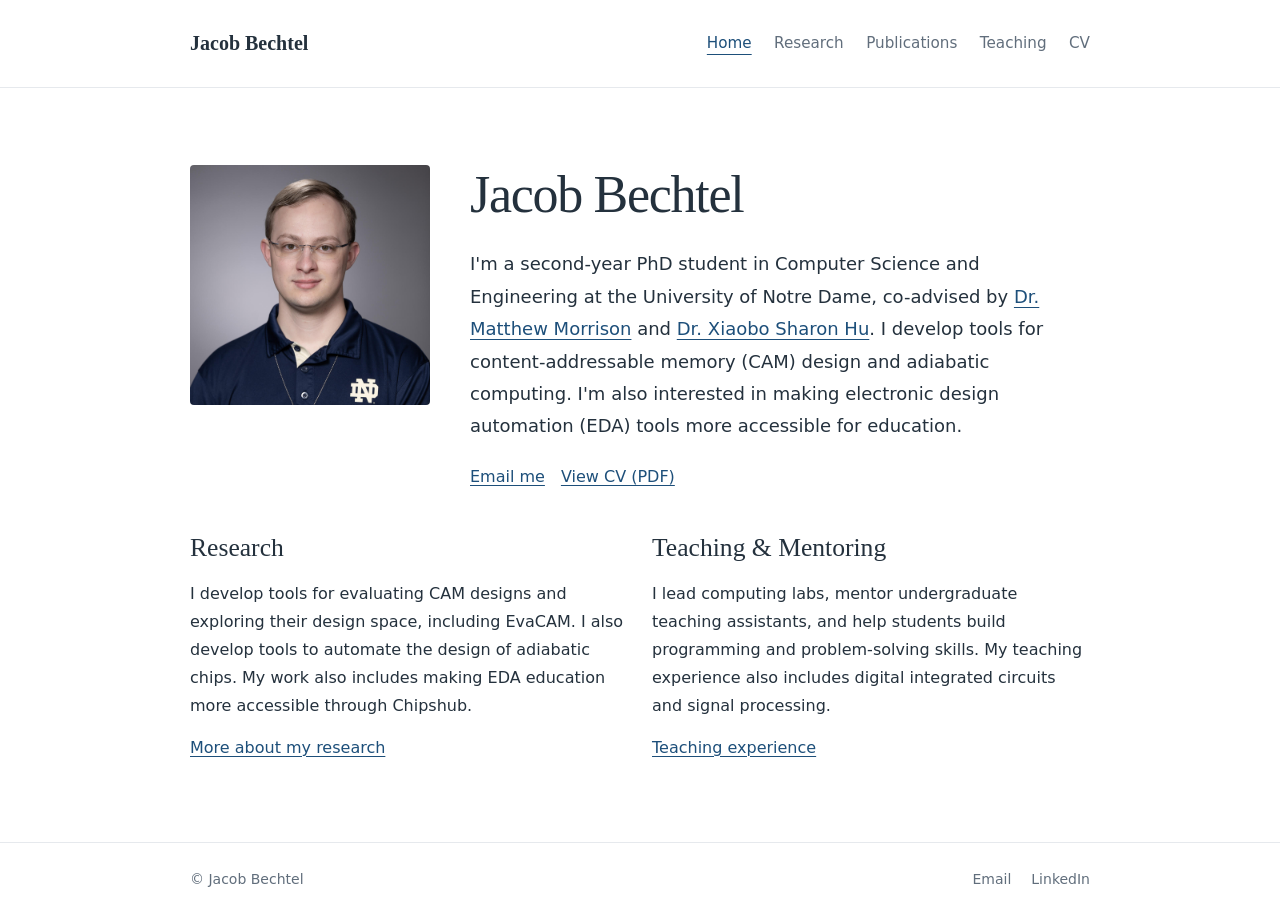
<file: index.html>
<!DOCTYPE html>
<html lang="en">
  <head>
    <meta charset="utf-8">
    <meta name="viewport" content="width=device-width, initial-scale=1">
    <title>Jacob Bechtel</title>
    <meta
      name="description"
      content="Jacob Bechtel is a PhD student at the University of Notre Dame developing tools for content-addressable memory (CAM) design and adiabatic computing."
    >
    <link rel="stylesheet" href="assets/css/style.css?v=a11257b1b6f9">
    <script defer src="assets/js/includes.js"></script>
  </head>
  <body>
    <div data-current="home" data-include="includes/header.html" data-root="."></div>

    <main class="main-content">
      <div class="content-shell">
        <section class="page-intro profile-intro">
          <img
            class="profile-photo"
            src="assets/images/jacob_bechtel_fa26.jpg"
            alt="Portrait of Jacob Bechtel"
            width="240"
            height="240"
            fetchpriority="high"
          >
          <div class="profile-bio">
            <h1>Jacob Bechtel</h1>
            <p class="lead">
              I'm a second-year PhD student in Computer Science and Engineering
              at the University of Notre Dame, co-advised by
              <a href="https://engineering.nd.edu/faculty/matthew-morrison/" rel="noreferrer">Dr. Matthew Morrison</a>
              and
              <a href="https://sites.nd.edu/xsharon-hu/" rel="noreferrer">Dr. Xiaobo Sharon Hu</a>.
              I develop tools for content-addressable memory (CAM) design and
              adiabatic computing. I'm also interested in making electronic
              design automation (EDA) tools more accessible for education.
            </p>
            <div class="link-row">
              <a href="mailto:jbechte2@nd.edu">Email me</a>
              <a href="assets/files/jacob-bechtel-cv.pdf?v=eb0c0c191346">View CV (PDF)</a>
            </div>
          </div>
        </section>

        <div class="page-section split-list">
          <section aria-labelledby="research-heading">
            <h2 id="research-heading">Research</h2>
            <p>
              I develop tools for evaluating CAM
              designs and exploring their design space, including EvaCAM.
              I also develop tools to automate the design of adiabatic chips.
              My work also includes making EDA
              education more accessible through Chipshub.
            </p>
            <p><a href="pages/research.html">More about my research</a></p>
          </section>
          <section aria-labelledby="teaching-heading">
            <h2 id="teaching-heading">Teaching &amp; Mentoring</h2>
            <p>
              I lead computing labs, mentor undergraduate teaching assistants,
              and help students build programming and problem-solving skills.
              My teaching experience also includes digital integrated circuits
              and signal processing.
            </p>
            <p><a href="pages/teaching.html">Teaching experience</a></p>
          </section>
        </div>
      </div>
    </main>

    <div data-include="includes/footer.html" data-root="."></div>
  </body>
</html>
</file>
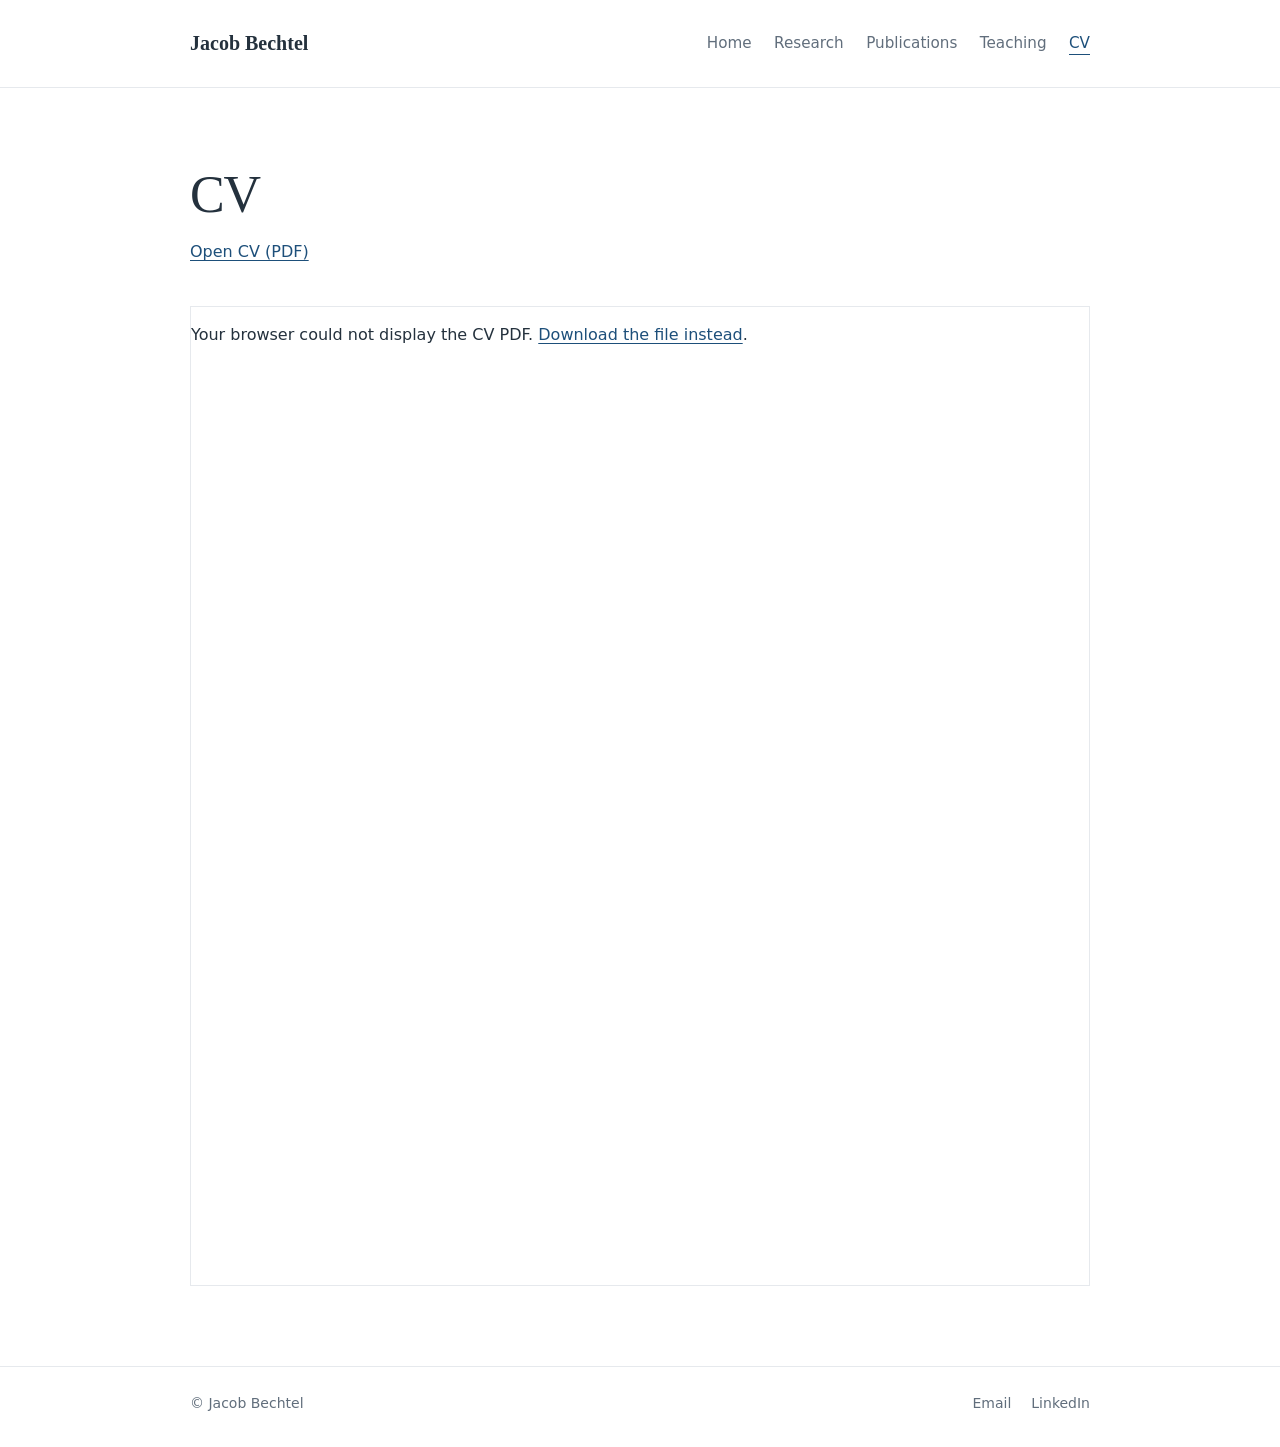
<file: pages/cv.html>
<!DOCTYPE html>
<html lang="en">
  <head>
    <meta charset="utf-8">
    <meta name="viewport" content="width=device-width, initial-scale=1">
    <title>CV | Jacob Bechtel</title>
    <meta name="description" content="CV of Jacob Bechtel, PhD student in Computer Science and Engineering at the University of Notre Dame.">
    <link rel="stylesheet" href="../assets/css/style.css?v=a11257b1b6f9">
    <script defer src="../assets/js/includes.js"></script>
  </head>
  <body>
    <div data-current="cv" data-include="../includes/header.html" data-root=".."></div>

    <main class="main-content">
      <div class="site-shell">
        <section class="page-intro">
          <h1>CV</h1>
          <p><a href="../assets/files/jacob-bechtel-cv.pdf?v=eb0c0c191346">Open CV (PDF)</a></p>
        </section>
        <object
          class="pdf-frame page-section"
          data="../assets/files/jacob-bechtel-cv.pdf?v=eb0c0c191346"
          type="application/pdf"
        >
          <p>
            Your browser could not display the CV PDF.
            <a href="../assets/files/jacob-bechtel-cv.pdf?v=eb0c0c191346">Download the file instead</a>.
          </p>
        </object>
      </div>
    </main>

    <div data-include="../includes/footer.html" data-root=".."></div>
  </body>
</html>
</file>
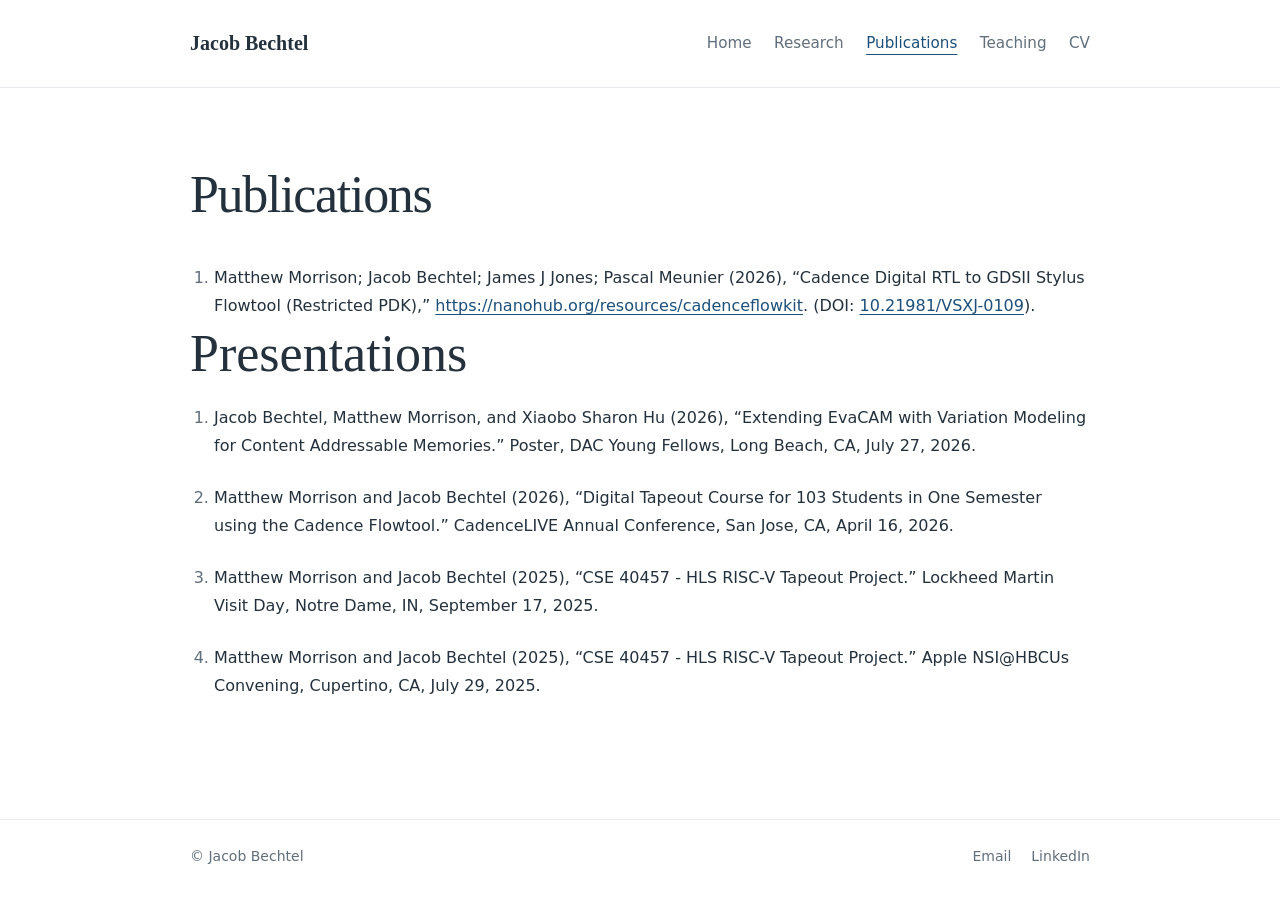
<file: pages/publications.html>
<!DOCTYPE html>
<html lang="en">
  <head>
    <meta charset="utf-8">
    <meta name="viewport" content="width=device-width, initial-scale=1">
    <title>Publications | Jacob Bechtel</title>
    <meta name="description" content="Publications and presentations by Jacob Bechtel.">
    <link rel="stylesheet" href="../assets/css/style.css?v=20261105-publications">
    <script defer src="../assets/js/includes.js"></script>
  </head>
  <body>
    <div data-current="publications" data-include="../includes/header.html" data-root=".."></div>

    <main class="main-content">
      <div class="content-shell">
        <section class="page-intro">
          <h1>Publications</h1>
        </section>

        <section class="page-list">
          <ol class="publication-list">
            <li>Matthew Morrison; Jacob Bechtel; James J Jones; Pascal Meunier (2026), “Cadence Digital RTL to GDSII Stylus Flowtool (Restricted PDK),” <a href="https://nanohub.org/resources/cadenceflowkit">https://nanohub.org/resources/cadenceflowkit</a>. (DOI: <a href="https://doi.org/10.21981/VSXJ-0109">10.21981/VSXJ-0109</a>).</li>
          </ol>
          <h2 class="presentations-heading">Presentations</h2>
          <ol class="publication-list">
            <li>Jacob Bechtel, Matthew Morrison, and Xiaobo Sharon Hu (2026), “Extending EvaCAM with Variation Modeling for Content Addressable Memories.” Poster, DAC Young Fellows, Long Beach, CA, July 27, 2026.</li>
            <li>Matthew Morrison and Jacob Bechtel (2026), “Digital Tapeout Course for 103 Students in One Semester using the Cadence Flowtool.” CadenceLIVE Annual Conference, San Jose, CA, April 16, 2026.</li>
            <li>Matthew Morrison and Jacob Bechtel (2025), “CSE 40457 - HLS RISC-V Tapeout Project.” Lockheed Martin Visit Day, Notre Dame, IN, September 17, 2025.</li>
            <li>Matthew Morrison and Jacob Bechtel (2025), “CSE 40457 - HLS RISC-V Tapeout Project.” Apple NSI@HBCUs Convening, Cupertino, CA, July 29, 2025.</li>
          </ol>
        </section>
      </div>
    </main>

    <div data-include="../includes/footer.html" data-root=".."></div>
  </body>
</html>
</file>
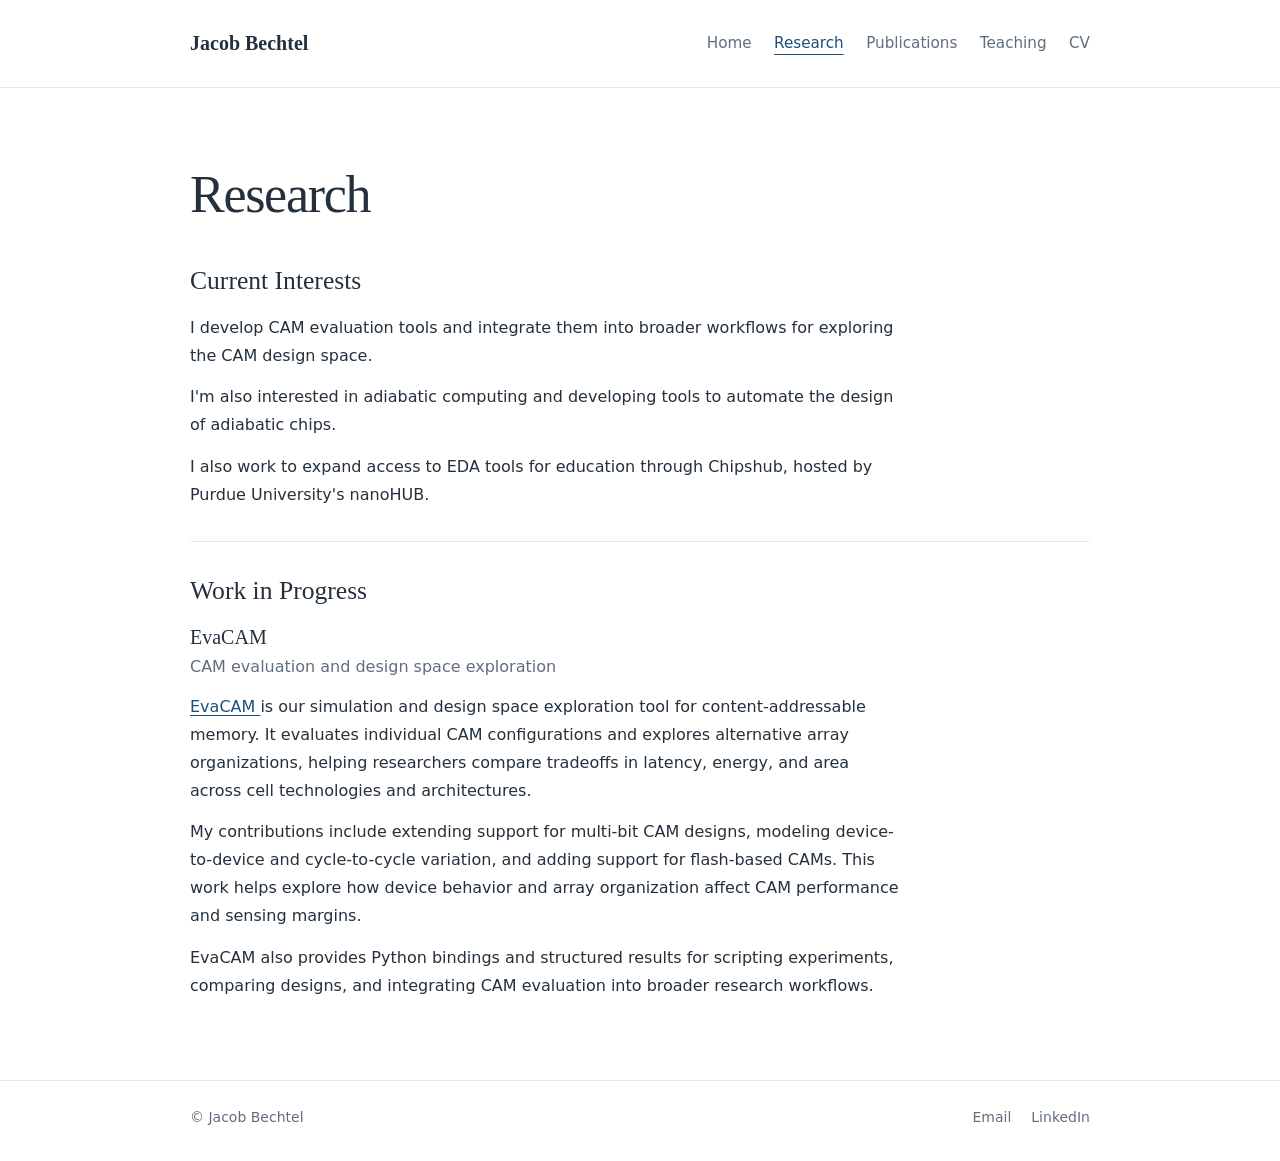
<file: pages/research.html>
<!DOCTYPE html>
<html lang="en">
  <head>
    <meta charset="utf-8">
    <meta name="viewport" content="width=device-width, initial-scale=1">
    <title>Research | Jacob Bechtel</title>
    <meta name="description" content="Research overview for Jacob Bechtel.">
    <link rel="stylesheet" href="../assets/css/style.css?v=a11257b1b6f9">
    <script defer src="../assets/js/includes.js"></script>
  </head>
  <body>
    <div data-current="research" data-include="../includes/header.html" data-root=".."></div>

    <main class="main-content">
      <div class="content-shell">
        <section class="page-intro">
          <h1>Research</h1>
        </section>

        <section class="page-list">
          <div class="item-list">
            <article class="item">
              <h2>Current Interests</h2>
              <p>
                I develop CAM evaluation tools and integrate them into broader
                workflows for exploring the CAM design space.
              </p>
              <p>
                I'm also interested in adiabatic computing and developing tools
                to automate the design of adiabatic chips.
              </p>
              <p>
                I also work to expand access to EDA tools for education through
                Chipshub, hosted by Purdue University's nanoHUB.
              </p>
            </article>
            <article class="item">
              <h2>Work in Progress</h2>
              <h3>EvaCAM</h3>
              <p class="project-subtitle">CAM evaluation and design space exploration</p>
              <p>
                <a href="https://github.com/Notre-Dame-HW-SW-Codesign-Lab/evacam" rel="noreferrer">
                  EvaCAM
                </a>
                is our simulation and design space exploration tool for
                content-addressable memory. It evaluates individual CAM
                configurations and explores alternative array organizations,
                helping researchers compare tradeoffs in latency, energy,
                and area across cell technologies and architectures.
              </p>
              <p>
                My contributions include extending support for multi-bit CAM
                designs, modeling device-to-device and cycle-to-cycle
                variation, and adding support for flash-based CAMs. This work
                helps explore how device behavior and array organization
                affect CAM performance and sensing margins.
              </p>
              <p>
                EvaCAM also provides Python bindings and structured results
                for scripting experiments, comparing designs, and integrating
                CAM evaluation into broader research workflows.
              </p>
            </article>
          </div>
        </section>
      </div>
    </main>

    <div data-include="../includes/footer.html" data-root=".."></div>
  </body>
</html>
</file>
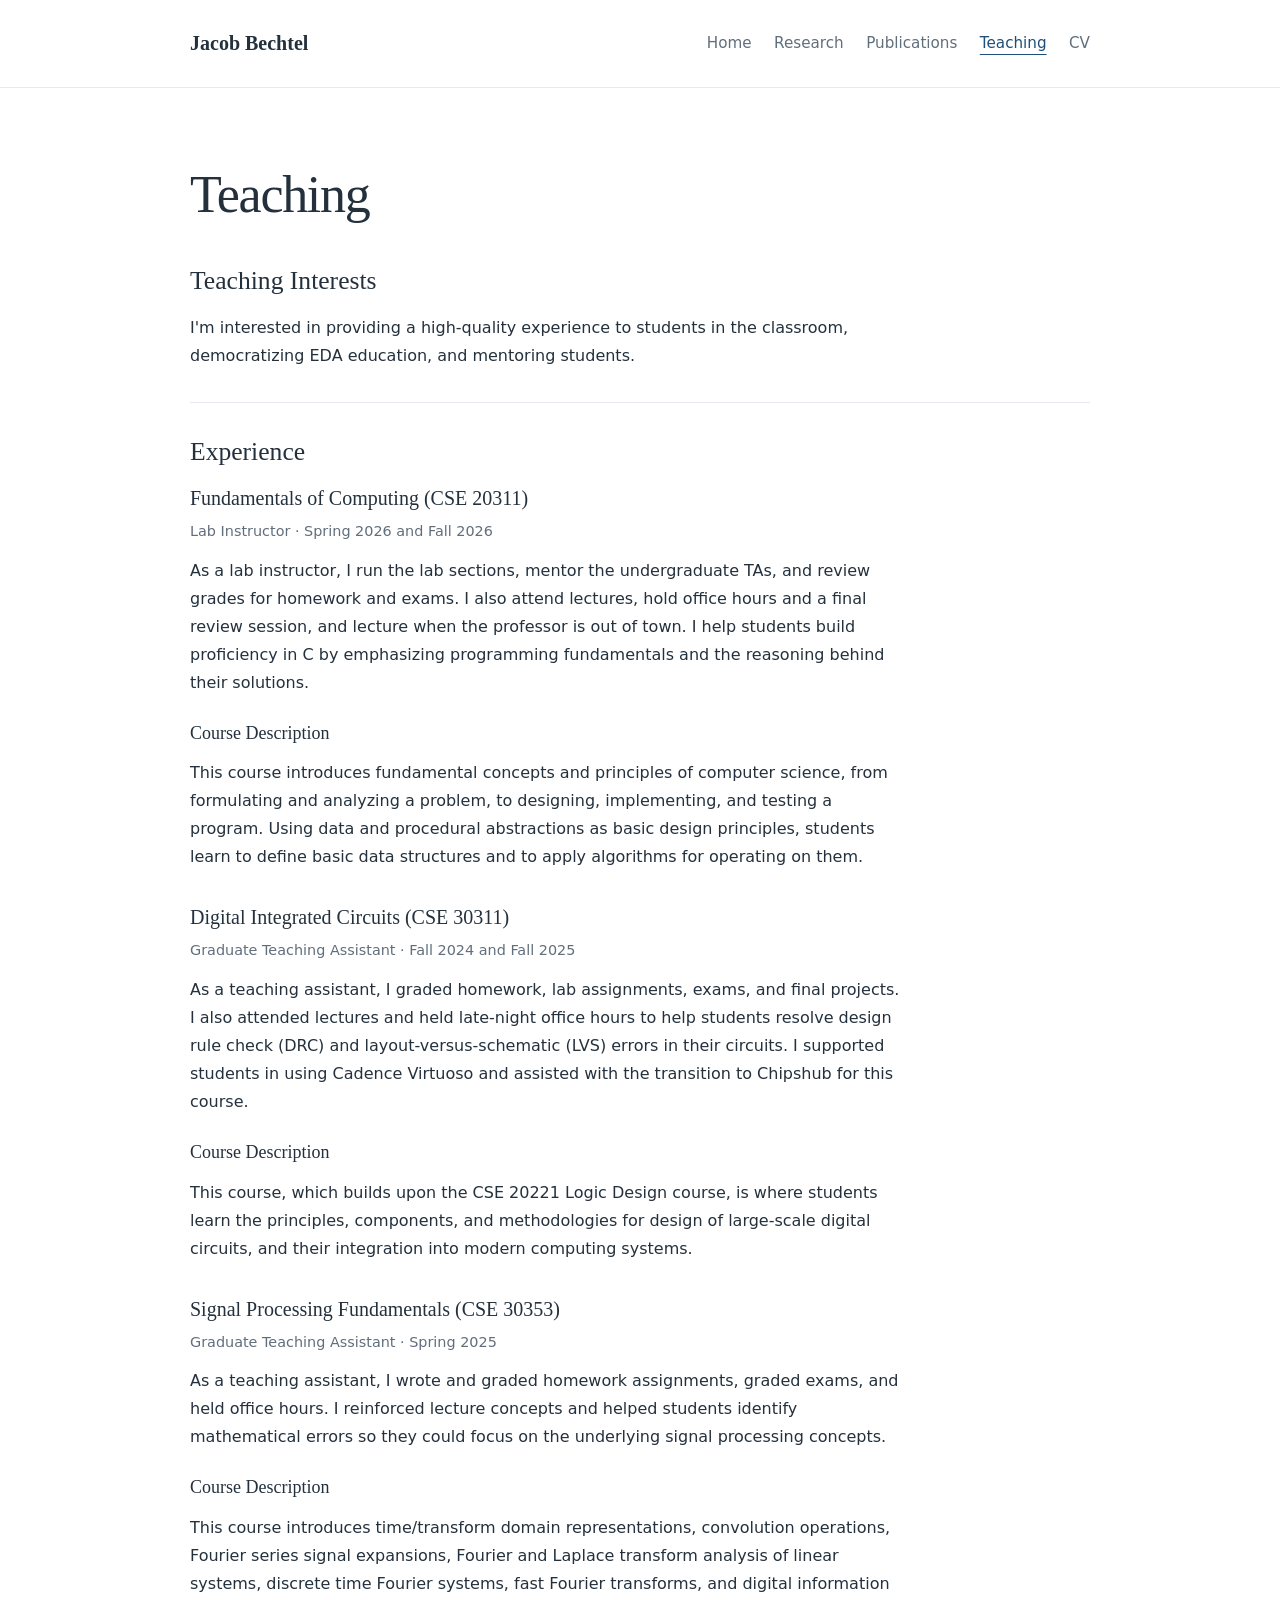
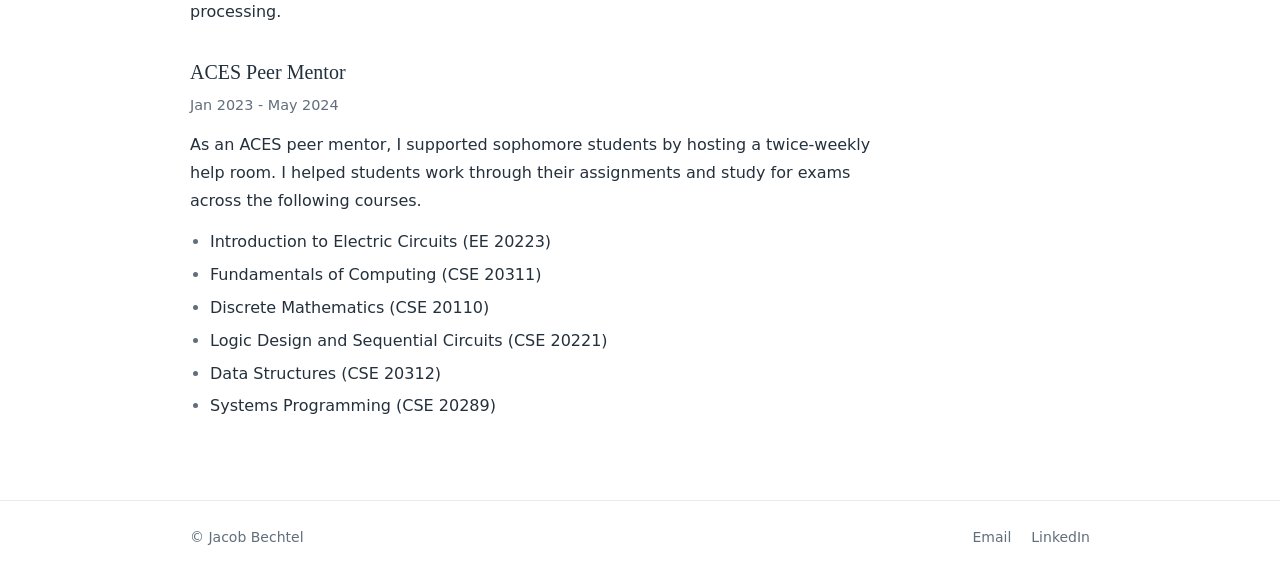
<file: pages/teaching.html>
<!DOCTYPE html>
<html lang="en">
  <head>
    <meta charset="utf-8">
    <meta name="viewport" content="width=device-width, initial-scale=1">
    <title>Teaching | Jacob Bechtel</title>
    <meta name="description" content="Teaching profile for Jacob Bechtel.">
    <link rel="stylesheet" href="../assets/css/style.css?v=a11257b1b6f9">
    <script defer src="../assets/js/includes.js"></script>
  </head>
  <body>
    <div data-current="teaching" data-include="../includes/header.html" data-root=".."></div>

    <main class="main-content">
      <div class="content-shell">
        <section class="page-intro">
          <h1>Teaching</h1>
        </section>

        <section class="page-list">
          <div class="item-list">
            <article class="item">
              <h2>Teaching Interests</h2>
              <p>
                I'm interested in providing a high-quality experience to students in
                the classroom, democratizing EDA education, and mentoring students.
              </p>
            </article>
            <article class="item">
              <h2>Experience</h2>
              <div class="teaching-entry">
                <h3>Fundamentals of Computing (CSE 20311)</h3>
                <p class="meta-line">Lab Instructor · Spring 2026 and Fall 2026</p>
                <p>
                  As a lab instructor, I run the lab sections, mentor the undergraduate
                  TAs, and review grades for homework and exams. I also attend lectures,
                  hold office hours and a final review session, and lecture when the
                  professor is out of town. I help students build proficiency in C by
                  emphasizing programming fundamentals and the reasoning behind their
                  solutions.
                </p>
                <h4>Course Description</h4>
                <p>
                  This course introduces fundamental concepts and principles of
                  computer science, from formulating and analyzing a problem, to
                  designing, implementing, and testing a program. Using data and
                  procedural abstractions as basic design principles, students
                  learn to define basic data structures and to apply algorithms
                  for operating on them.
                </p>

              </div>
              <div class="teaching-entry">
                <h3>Digital Integrated Circuits (CSE 30311)</h3>
                <p class="meta-line">Graduate Teaching Assistant · Fall 2024 and Fall 2025</p>
                <p>
                  As a teaching assistant, I graded homework, lab assignments, exams, and final projects.
                  I also attended lectures and held late-night office hours to help
                  students resolve design rule check (DRC) and layout-versus-schematic
                  (LVS) errors in their circuits. I supported students in using Cadence
                  Virtuoso and assisted with the transition to Chipshub for this course.
                </p>
                <h4>Course Description</h4>
                <p>
                  This course, which builds upon the CSE 20221 Logic Design
                  course, is where students learn the principles, components, and
                  methodologies for design of large-scale digital circuits, and
                  their integration into modern computing systems.
                </p>
              </div>
              <div class="teaching-entry">
                <h3>Signal Processing Fundamentals (CSE 30353)</h3>
                <p class="meta-line">Graduate Teaching Assistant · Spring 2025</p>
                <p>
                  As a teaching assistant, I wrote and graded homework assignments,
                  graded exams, and held office hours.
                  I reinforced lecture concepts and helped students identify mathematical
                  errors so they could focus on the underlying signal processing concepts.
                </p>
                <h4>Course Description</h4>
                <p>
                  This course introduces time/transform domain representations,
                  convolution operations, Fourier series signal expansions,
                  Fourier and Laplace transform analysis of linear systems,
                  discrete time Fourier systems, fast Fourier transforms, and
                  digital information processing.
                </p>

              </div>
              <div class="teaching-entry">
                <h3>ACES Peer Mentor</h3>
                <p class="meta-line">Jan 2023 - May 2024</p>
                <p>
                  As an ACES peer mentor, I supported sophomore students by
                  hosting a twice-weekly help room.
                  I helped students work through their assignments and study for exams
                  across the following courses.
                </p>
                <ul>
                  <li>Introduction to Electric Circuits (EE 20223)</li>
                  <li>Fundamentals of Computing (CSE 20311)</li>
                  <li>Discrete Mathematics (CSE 20110)</li>
                  <li>Logic Design and Sequential Circuits (CSE 20221)</li>
                  <li>Data Structures (CSE 20312)</li>
                  <li>Systems Programming (CSE 20289)</li>
                </ul>
              </div>
            </article>
          </div>
        </section>
      </div>
    </main>

    <div data-include="../includes/footer.html" data-root=".."></div>
  </body>
</html>
</file>
<file: assets/css/style.css>
:root {
  --bg: #ffffff;
  --ink: #24313d;
  --muted: #616e7c;
  --accent: #1d4f7a;
  --line: #e6e9ed;
  --surface: #f5f7f9;
  --content-width: 900px;
  --reading-width: 70ch;
}

* {
  box-sizing: border-box;
}

body {
  margin: 0;
  min-height: 100vh;
  display: flex;
  flex-direction: column;
  font-family: system-ui, -apple-system, BlinkMacSystemFont, "Segoe UI", sans-serif;
  color: var(--ink);
  background: var(--bg);
  line-height: 1.75;
  -webkit-font-smoothing: antialiased;
}

a {
  color: var(--accent);
  text-decoration-thickness: 1px;
  text-underline-offset: 0.2em;
}

a:hover {
  text-decoration-thickness: 2px;
}

:focus-visible {
  outline: 2px solid var(--accent);
  outline-offset: 4px;
  border-radius: 2px;
}

.site-shell,
.content-shell {
  width: min(calc(100% - 3rem), var(--content-width));
  margin: 0 auto;
}

.site-header {
  border-bottom: 1px solid var(--line);
}

.site-header-inner {
  display: flex;
  align-items: center;
  justify-content: space-between;
  gap: 1.5rem;
  padding: 1.5rem 0;
}

.site-mark {
  color: var(--ink);
  text-decoration: none;
  flex-shrink: 0;
}

.site-mark strong {
  display: block;
  font-family: Georgia, "Times New Roman", serif;
  font-size: 1.25rem;
  font-weight: 600;
}

.site-mark span {
  display: block;
  margin-top: 0.15rem;
  color: var(--muted);
  font-size: 0.92rem;
}

.site-nav {
  display: flex;
  flex-wrap: wrap;
  gap: 0.25rem 1.4rem;
  justify-content: flex-end;
}

.site-nav a {
  padding: 0.5rem 0;
  color: var(--muted);
  font-size: 0.95rem;
  line-height: 1.5;
  text-decoration: none;
}

.site-nav a:hover,
.site-nav a:focus-visible,
.site-nav a[aria-current="page"] {
  color: var(--accent);
  text-decoration: underline;
  text-underline-offset: 0.4em;
}

.main-content {
  flex: 1 0 auto;
  padding: clamp(2.5rem, 6vw, 5rem) 0 5rem;
}

.page-intro,
.page-section,
.page-list {
  margin-top: 2.5rem;
}

.page-intro:first-child {
  margin-top: 0;
}

.profile-intro {
  display: grid;
  grid-template-columns: 240px minmax(0, 1fr);
  align-items: start;
  gap: 2.5rem;
}

.profile-photo {
  display: block;
  width: 100%;
  max-width: 240px;
  height: auto;
  border-radius: 4px;
}

.eyebrow {
  margin: 0 0 0.75rem;
  color: var(--muted);
  font-size: 0.82rem;
  font-weight: 700;
  letter-spacing: 0.08em;
  text-transform: uppercase;
}

h1,
h2,
h3,
h4,
h5,
h6 {
  font-family: Georgia, "Times New Roman", serif;
  font-weight: 500;
  text-wrap: balance;
  overflow-wrap: break-word;
}

h1 {
  margin: 0;
  font-size: clamp(2.25rem, 5vw, 3.25rem);
  line-height: 1.15;
  letter-spacing: -0.025em;
}

h2 {
  margin: 0 0 1rem;
  font-size: 1.6rem;
  line-height: 1.3;
}

h3 {
  margin: 0;
  font-size: 1.25rem;
  line-height: 1.4;
}

h4,
h5,
h6 {
  margin: 1.5rem 0 0;
  line-height: 1.4;
}

h4 { font-size: 1.125rem; }
h5 { font-size: 1rem; }
h6 { font-size: 0.95rem; font-weight: 600; }

:where(p, ul, ol, dl, blockquote, pre, table, figure) + :where(h2, h3) {
  margin-top: 2rem;
}

p,
li {
  font-size: 1rem;
  line-height: 1.75;
  overflow-wrap: break-word;
}

p {
  max-width: var(--reading-width);
  margin: 0.85rem 0 0;
}

/* Defaults for authored content; component classes below refine these. */
ul,
ol {
  margin: 1rem 0;
  padding-left: 1.5rem;
}

li + li { margin-top: 0.35rem; }
li > :where(ul, ol) { margin: 0.35rem 0; }
li::marker { color: var(--muted); }

dl { margin: 1.5rem 0; }
dt { font-weight: 600; }
dd { margin: 0.25rem 0 1rem 1.5rem; }

strong, b { font-weight: 700; }
em, i, cite { font-style: italic; }
small { font-size: 0.875em; }
mark { color: var(--ink); background: #fff0b3; }
abbr[title] { text-decoration: underline dotted; text-underline-offset: 0.2em; }
sub, sup { font-size: 0.75em; line-height: 0; position: relative; vertical-align: baseline; }
sub { bottom: -0.25em; }
sup { top: -0.5em; }
address { margin: 1rem 0; font-style: normal; }

hr {
  margin: 2rem 0;
  border: 0;
  border-top: 1px solid var(--line);
}

blockquote {
  margin: 1.5rem 0;
  padding: 0.25rem 0 0.25rem 1.25rem;
  border-left: 3px solid var(--accent);
  color: var(--muted);
}

blockquote > :first-child { margin-top: 0; }

img, video, canvas, svg { max-width: 100%; height: auto; }
audio, iframe { max-width: 100%; }
figure { margin: 1.5rem 0; }
figure > :where(img, video) { display: block; }
figcaption {
  margin-top: 0.5rem;
  color: var(--muted);
  font-size: 0.9rem;
  line-height: 1.6;
}

table {
  width: 100%;
  margin: 1.5rem 0;
  border-collapse: collapse;
  text-align: left;
  font-size: 0.95rem;
}

caption { margin-bottom: 0.5rem; text-align: left; color: var(--muted); }
th, td { padding: 0.65rem 0.85rem; border-bottom: 1px solid var(--line); vertical-align: top; }
th { font-weight: 600; }
thead { background: var(--surface); }
tfoot { font-weight: 600; }

/* Wrap wide tables in a .table-scroll container (tabindex="0" for keyboard scrolling). */
.table-scroll { max-width: 100%; overflow-x: auto; }

details {
  margin: 1rem 0;
  padding: 0.85rem 1rem;
  border: 1px solid var(--line);
  border-radius: 4px;
}

summary { cursor: pointer; font-weight: 600; }
details[open] > summary { margin-bottom: 0.75rem; }

fieldset { min-width: 0; margin: 1.5rem 0; padding: 1rem; border: 1px solid var(--line); border-radius: 4px; }
legend { padding: 0 0.4rem; font-weight: 600; }
label { display: block; margin-bottom: 0.35rem; }
button, input, select, textarea { font: inherit; color: inherit; }
input:not([type="checkbox"]):not([type="radio"]):not([type="range"]):not([type="color"]):not([type="hidden"]):not([type="button"]):not([type="submit"]):not([type="reset"]),
select,
textarea {
  width: 100%;
  padding: 0.55rem 0.75rem;
  border: 1px solid var(--muted);
  border-radius: 4px;
  background: var(--bg);
}

textarea { min-height: 8rem; resize: vertical; }
input, select, textarea { max-width: 100%; accent-color: var(--accent); }
input[type="checkbox"], input[type="radio"] { margin-right: 0.4rem; }
button, input[type="button"], input[type="submit"], input[type="reset"] {
  padding: 0.55rem 1rem;
  border: 1px solid var(--accent);
  border-radius: 4px;
  background: var(--accent);
  color: #fff;
  line-height: 1.5;
  cursor: pointer;
}

button:enabled:hover, input:is([type="button"], [type="submit"], [type="reset"]):enabled:hover { background: var(--ink); }
:is(button, input, select, textarea):disabled { opacity: 0.6; cursor: not-allowed; }
input[readonly], textarea[readonly] { background: var(--surface); }
progress, meter { width: 100%; max-width: 24rem; accent-color: var(--accent); }

.lead {
  max-width: 65ch;
  margin-top: 1.5rem;
  font-size: 1.125rem;
  line-height: 1.8;
}

.link-row {
  display: flex;
  flex-wrap: wrap;
  gap: 1rem;
  margin-top: 1.25rem;
}

.plain-list {
  margin: 0;
  padding-left: 1.1rem;
}

.plain-list li + li {
  margin-top: 0.6rem;
}

.split-list {
  display: grid;
  grid-template-columns: repeat(2, minmax(0, 1fr));
  gap: 1.5rem;
}

.item-list {
  display: grid;
  gap: 2rem;
}

.item {
  padding-top: 2rem;
  border-top: 1px solid var(--line);
}

.item:first-child {
  padding-top: 0;
  border-top: 0;
}

.meta-line {
  margin: 0.5rem 0 0;
  color: var(--muted);
  font-size: 0.9rem;
  line-height: 1.6;
}

.project-subtitle {
  margin-top: 0.25rem;
  color: var(--muted);
  font-size: 1rem;
  line-height: 1.5;
}

.presentations-heading {
  font-size: clamp(2.25rem, 5vw, 3.25rem);
}

.publication-list {
  list-style: decimal;
  padding-left: 1.5rem;
  margin: 0;
}

.publication-title {
  margin: 0;
  font-size: 1.25rem;
  line-height: 1.4;
}

.publication-list > li + li {
  margin-top: 1.5rem;
}

.teaching-entry + .teaching-entry {
  margin-top: 2rem;
}

.teaching-entry ul {
  margin: 0.85rem 0 0;
  padding-left: 1.25rem;
}

.teaching-entry li + li {
  margin-top: 0.3rem;
}

.site-footer {
  margin-top: auto;
  border-top: 1px solid var(--line);
}

.site-footer-inner {
  display: flex;
  justify-content: space-between;
  align-items: baseline;
  gap: 1rem;
  padding: 1.5rem 0 2rem;
}

.site-footer p {
  margin: 0;
  color: var(--muted);
  font-size: 0.875rem;
}

.footer-links {
  display: flex;
  flex-wrap: wrap;
  gap: 0.5rem 1.25rem;
}

.footer-links a {
  color: var(--muted);
  text-decoration: none;
}

.footer-links a:hover,
.footer-links a:focus-visible {
  color: var(--accent);
  text-decoration: underline;
}

code,
kbd,
samp,
pre {
  font-family: "SFMono-Regular", Consolas, "Liberation Mono", Menlo, monospace;
  font-size: 0.92em;
}

code, samp { padding: 0.1em 0.3em; border-radius: 3px; background: var(--surface); overflow-wrap: anywhere; }
kbd { padding: 0.1em 0.35em; border: 1px solid var(--line); border-bottom-width: 2px; border-radius: 3px; }
pre {
  max-width: 100%;
  margin: 1.5rem 0;
  padding: 1rem 1.25rem;
  overflow-x: auto;
  border: 1px solid var(--line);
  border-radius: 4px;
  background: var(--surface);
  line-height: 1.6;
  tab-size: 2;
}

pre code, pre samp { padding: 0; font-size: inherit; background: none; overflow-wrap: normal; }

.pdf-frame {
  display: block;
  width: 100%;
  height: 980px;
  border: 1px solid var(--line);
}

@media (max-width: 700px) {
  .profile-intro {
    grid-template-columns: 1fr;
    gap: 1.75rem;
  }

  .profile-photo {
    max-width: 240px;
  }

  .site-shell,
  .content-shell {
    width: calc(100% - 2.5rem);
  }

  .site-header-inner {
    align-items: flex-start;
    flex-direction: column;
    gap: 0.75rem;
    padding: 1.25rem 0;
  }

  .site-nav {
    justify-content: flex-start;
    gap: 0.25rem 1.15rem;
  }

  .split-list {
    grid-template-columns: 1fr;
  }

  .main-content {
    padding-bottom: 3rem;
  }

  .lead {
    font-size: 1.05rem;
  }

  .pdf-frame {
    height: 720px;
  }
}

@media (max-width: 420px) {
  .site-footer-inner {
    flex-direction: column;
    gap: 0.75rem;
  }

  .pdf-frame {
    height: 520px;
  }
}
</file>
